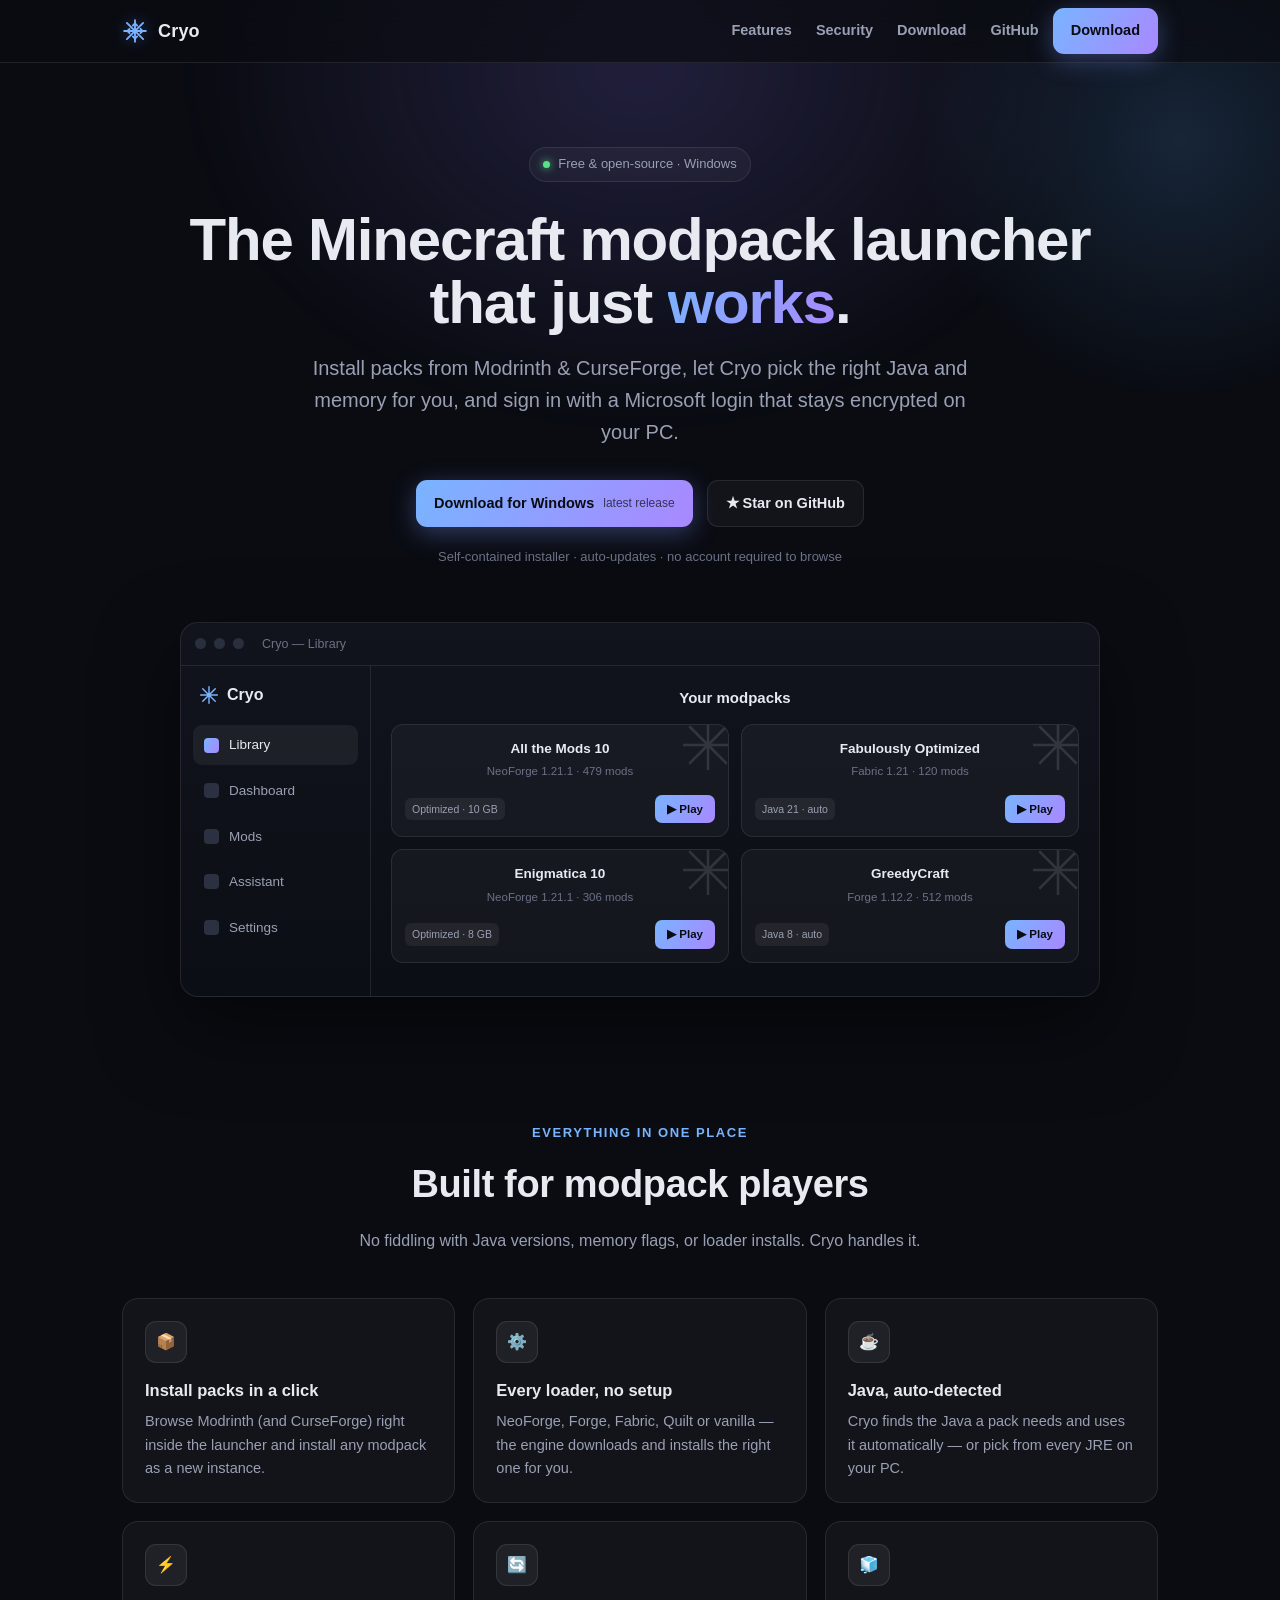
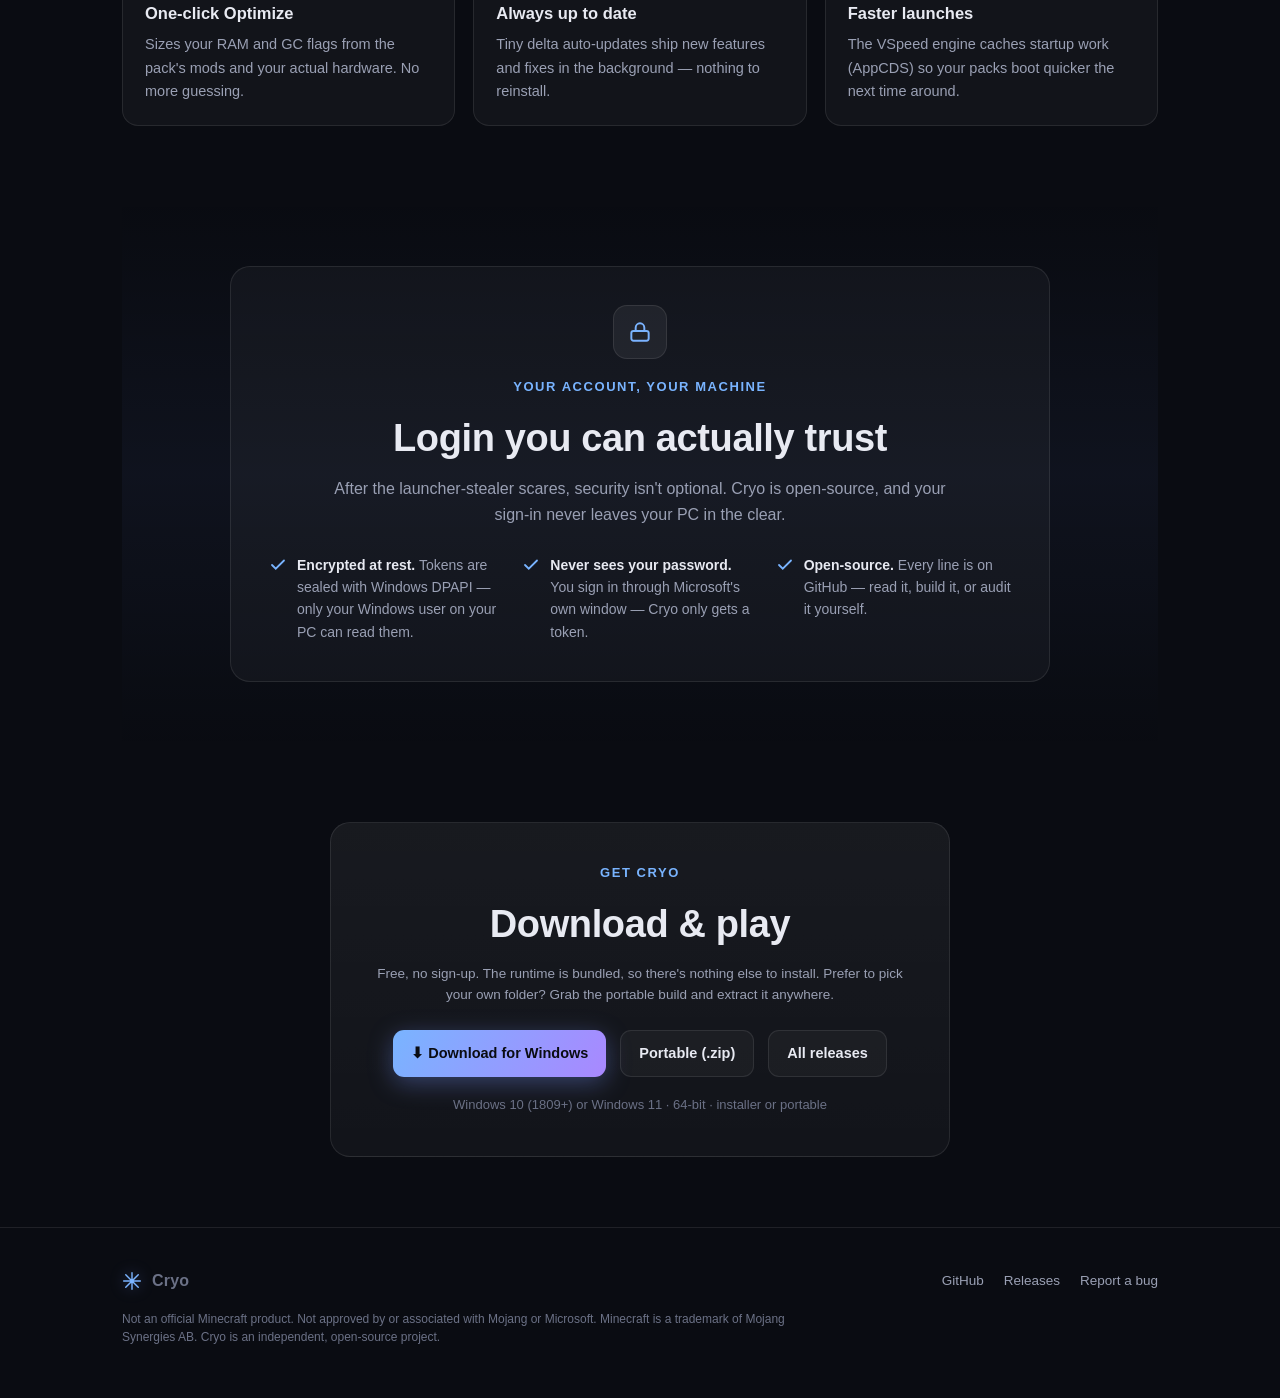
<file: docs/index.html>
<!doctype html>
<html lang="en">
<head>
<meta charset="utf-8">
<meta name="viewport" content="width=device-width, initial-scale=1">
<title>Cryo — a faster, safer Minecraft modpack launcher</title>
<meta name="description" content="Cryo is a free, open-source Windows launcher for Minecraft modpacks. Install packs from Modrinth & CurseForge, auto-detect Java, one-click optimize RAM, and sign in with an encrypted Microsoft login that never sees your password.">
<meta name="theme-color" content="#0a0c12">
<link rel="icon" href="favicon.svg" type="image/svg+xml">

<!-- Social / link preview -->
<meta property="og:type" content="website">
<meta property="og:title" content="Cryo — a faster, safer Minecraft modpack launcher">
<meta property="og:description" content="Free & open-source. Install modpacks from Modrinth & CurseForge, auto-detect Java, one-click optimize, encrypted Microsoft login.">
<meta property="og:image" content="https://xponer.github.io/vspeed-cryoLauncher/og.png">
<meta property="og:image:width" content="1200">
<meta property="og:image:height" content="630">
<meta property="og:url" content="https://xponer.github.io/vspeed-cryoLauncher/">
<meta name="twitter:card" content="summary_large_image">
<meta name="twitter:image" content="https://xponer.github.io/vspeed-cryoLauncher/og.png">

<style>
  :root{
    --bg:#0a0c12; --bg2:#0d1018; --panel:rgba(255,255,255,.035); --panel2:rgba(255,255,255,.06);
    --border:rgba(255,255,255,.09); --text:#e8eaf2; --dim:#9aa0b4; --faint:#6b7186;
    --ice:#79b4ff; --purple:#a988ff; --grad:linear-gradient(120deg,#79b4ff,#a988ff);
    --glow:rgba(120,150,255,.35); --r:16px;
  }
  *{box-sizing:border-box}
  html{scroll-behavior:smooth}
  body{
    margin:0; background:var(--bg); color:var(--text);
    font:16px/1.6 -apple-system,BlinkMacSystemFont,"Segoe UI",Inter,Roboto,Helvetica,Arial,sans-serif;
    -webkit-font-smoothing:antialiased; overflow-x:hidden;
  }
  a{color:inherit;text-decoration:none}
  .wrap{max-width:1080px;margin:0 auto;padding:0 22px}
  .grad-text{background:var(--grad);-webkit-background-clip:text;background-clip:text;color:transparent}

  /* glow */
  .glow{position:fixed;inset:0;z-index:-1;overflow:hidden;pointer-events:none}
  .glow::before{content:"";position:absolute;top:-280px;left:50%;transform:translateX(-50%);
    width:900px;height:700px;border-radius:50%;
    background:radial-gradient(closest-side,rgba(140,120,255,.18),transparent);filter:blur(20px)}
  .glow::after{content:"";position:absolute;top:-120px;right:-160px;width:520px;height:520px;border-radius:50%;
    background:radial-gradient(closest-side,rgba(90,170,255,.16),transparent)}

  /* nav */
  header{position:sticky;top:0;z-index:20;backdrop-filter:blur(12px);
    background:rgba(10,12,18,.7);border-bottom:1px solid var(--border)}
  nav{display:flex;align-items:center;gap:14px;height:62px}
  .brand{display:flex;align-items:center;gap:10px;font-weight:750;font-size:18px;letter-spacing:.2px}
  .brand svg{filter:drop-shadow(0 0 8px var(--glow))}
  nav .spacer{flex:1}
  nav .links{display:flex;gap:24px;color:var(--dim);font-size:14.5px;font-weight:550}
  nav .links a:hover{color:var(--text)}
  .btn{display:inline-flex;align-items:center;gap:9px;padding:11px 18px;border-radius:11px;
    font-weight:650;font-size:14.5px;border:1px solid var(--border);cursor:pointer;transition:.18s;white-space:nowrap}
  .btn.primary{background:var(--grad);color:#0a0c12;border:none;box-shadow:0 6px 24px var(--glow)}
  .btn.primary:hover{transform:translateY(-1px);box-shadow:0 10px 30px var(--glow)}
  .btn.ghost{background:var(--panel)}
  .btn.ghost:hover{background:var(--panel2)}
  @media(max-width:760px){nav .links{display:none}}

  /* hero */
  .hero{padding:84px 0 56px;text-align:center}
  .badge{display:inline-flex;align-items:center;gap:8px;padding:6px 13px;border-radius:999px;
    background:var(--panel);border:1px solid var(--border);font-size:13px;color:var(--dim);margin-bottom:26px}
  .badge .dot{width:7px;height:7px;border-radius:50%;background:#5be08a;box-shadow:0 0 8px #5be08a}
  h1{font-size:clamp(34px,6vw,60px);line-height:1.05;margin:0 0 18px;font-weight:800;letter-spacing:-.02em}
  .sub{font-size:clamp(16px,2.4vw,20px);color:var(--dim);max-width:680px;margin:0 auto 32px}
  .cta{display:flex;gap:14px;justify-content:center;flex-wrap:wrap}
  .cta .os{display:block;font-size:12px;font-weight:500;color:rgba(10,12,18,.7);margin-top:1px}
  .trustline{margin-top:20px;font-size:13px;color:var(--faint)}

  /* app mockup */
  .mock{margin:54px auto 0;max-width:920px;border-radius:18px;border:1px solid var(--border);
    background:linear-gradient(180deg,#11141d,#0c0e15);box-shadow:0 30px 80px rgba(0,0,0,.5);overflow:hidden}
  .mock .bar{display:flex;align-items:center;gap:8px;padding:11px 14px;border-bottom:1px solid var(--border)}
  .mock .bar i{width:11px;height:11px;border-radius:50%;background:#2a2f3e;display:inline-block}
  .mock .bar .t{margin-left:10px;font-size:12.5px;color:var(--faint)}
  .mock .body{display:grid;grid-template-columns:190px 1fr;min-height:330px}
  .mock .side{border-right:1px solid var(--border);padding:16px 12px;display:flex;flex-direction:column;gap:6px}
  .mock .side .logo{display:flex;align-items:center;gap:8px;font-weight:700;margin-bottom:12px;padding:0 6px}
  .mock .side .nav-i{display:flex;align-items:center;gap:10px;padding:9px 11px;border-radius:9px;color:var(--dim);font-size:13.5px}
  .mock .side .nav-i.on{background:var(--panel2);color:var(--text)}
  .mock .side .nav-i .ic{width:15px;height:15px;border-radius:4px;background:#2b3140}
  .mock .side .nav-i.on .ic{background:var(--grad)}
  .mock .main{padding:18px 20px}
  .mock .main h3{margin:2px 0 14px;font-size:15px}
  .grid-cards{display:grid;grid-template-columns:1fr 1fr;gap:12px}
  .card-m{border:1px solid var(--border);border-radius:12px;padding:13px;background:var(--panel);position:relative;overflow:hidden}
  .card-m .flake{position:absolute;right:-10px;top:-10px;opacity:.12}
  .card-m .nm{font-weight:680;font-size:13.5px}
  .card-m .meta{font-size:11.5px;color:var(--faint);margin-top:3px}
  .card-m .row{display:flex;align-items:center;justify-content:space-between;margin-top:14px}
  .pill{font-size:10.5px;color:var(--dim);background:var(--panel2);border-radius:6px;padding:3px 7px}
  .play{font-size:11.5px;font-weight:650;color:#0a0c12;background:var(--grad);border-radius:7px;padding:5px 12px}
  @media(max-width:640px){.mock .body{grid-template-columns:1fr}.mock .side{display:none}.grid-cards{grid-template-columns:1fr}}

  /* sections */
  section{padding:70px 0}
  .eyebrow{text-align:center;color:var(--ice);font-weight:650;font-size:13px;letter-spacing:.12em;text-transform:uppercase;margin-bottom:10px}
  h2{text-align:center;font-size:clamp(26px,4vw,38px);margin:0 0 14px;font-weight:780;letter-spacing:-.01em}
  .lead{text-align:center;color:var(--dim);max-width:620px;margin:0 auto 44px}
  .features{display:grid;grid-template-columns:repeat(3,1fr);gap:18px}
  @media(max-width:860px){.features{grid-template-columns:1fr 1fr}}
  @media(max-width:560px){.features{grid-template-columns:1fr}}
  .feat{padding:22px;border-radius:var(--r);border:1px solid var(--border);background:var(--panel);transition:.18s}
  .feat:hover{background:var(--panel2);transform:translateY(-2px)}
  .feat .ico{width:42px;height:42px;border-radius:11px;display:grid;place-items:center;margin-bottom:14px;
    background:var(--panel2);border:1px solid var(--border)}
  .feat h4{margin:0 0 7px;font-size:16.5px;font-weight:700}
  .feat p{margin:0;color:var(--dim);font-size:14.5px}

  /* trust */
  .trust{background:linear-gradient(180deg,transparent,rgba(120,150,255,.05),transparent)}
  .trust-card{max-width:820px;margin:0 auto;border:1px solid var(--border);border-radius:20px;
    padding:38px;background:var(--panel);text-align:center}
  .trust-card .lock{width:54px;height:54px;border-radius:14px;display:grid;place-items:center;margin:0 auto 18px;
    background:var(--panel2);border:1px solid var(--border)}
  .trust-points{display:grid;grid-template-columns:repeat(3,1fr);gap:18px;margin-top:26px;text-align:left}
  @media(max-width:640px){.trust-points{grid-template-columns:1fr}}
  .tp{display:flex;gap:10px;align-items:flex-start;font-size:14px;color:var(--dim)}
  .tp svg{flex:none;margin-top:2px;color:var(--ice)}

  /* download */
  .dl-card{max-width:620px;margin:0 auto;text-align:center;border:1px solid var(--border);border-radius:20px;
    padding:40px;background:linear-gradient(180deg,var(--panel2),var(--panel))}
  .dl-card .req{margin-top:18px;font-size:13px;color:var(--faint)}
  .dl-sub{margin-top:8px;font-size:13.5px;color:var(--dim)}

  footer{border-top:1px solid var(--border);padding:40px 0;color:var(--faint);font-size:13.5px}
  footer .row{display:flex;flex-wrap:wrap;gap:16px;align-items:center;justify-content:space-between}
  footer a{color:var(--dim)} footer a:hover{color:var(--text)}
  .disc{margin-top:16px;font-size:12px;color:var(--faint);max-width:680px;line-height:1.5}
</style>
</head>
<body>
<div class="glow"></div>

<header>
  <nav class="wrap">
    <a class="brand" href="#top">
      <svg width="26" height="26" viewBox="0 0 24 24" fill="none" stroke="url(#g)" stroke-width="1.7" stroke-linecap="round">
        <defs><linearGradient id="g" x1="0" y1="0" x2="24" y2="24"><stop stop-color="#79b4ff"/><stop offset="1" stop-color="#a988ff"/></linearGradient></defs>
        <path d="M12 2v20M2 12h20M4.5 4.5l15 15M19.5 4.5l-15 15"/>
        <path d="M12 5l-2 2M12 5l2 2M12 19l-2-2M12 19l2-2M5 12l2-2M5 12l2 2M19 12l-2-2M19 12l-2 2"/>
      </svg>
      Cryo
    </a>
    <span class="spacer"></span>
    <div class="links">
      <a href="#features">Features</a>
      <a href="#security">Security</a>
      <a href="#download">Download</a>
      <a href="https://github.com/xponer/vspeed-cryoLauncher" target="_blank" rel="noopener">GitHub</a>
    </div>
    <a class="btn primary" href="https://github.com/xponer/vspeed-cryoLauncher/releases/latest/download/Cryo-win-Setup.exe">Download</a>
  </nav>
</header>

<a id="top"></a>
<main class="wrap">

  <section class="hero">
    <div class="badge"><span class="dot"></span> Free &amp; open-source · Windows</div>
    <h1>The Minecraft modpack launcher<br>that just <span class="grad-text">works</span>.</h1>
    <p class="sub">Install packs from Modrinth &amp; CurseForge, let Cryo pick the right Java and memory for you,
       and sign in with a Microsoft login that stays encrypted on your PC.</p>
    <div class="cta">
      <a class="btn primary" href="https://github.com/xponer/vspeed-cryoLauncher/releases/latest/download/Cryo-win-Setup.exe">
        Download for Windows <span class="os" id="ver">latest release</span>
      </a>
      <a class="btn ghost" href="https://github.com/xponer/vspeed-cryoLauncher" target="_blank" rel="noopener">★ Star on GitHub</a>
    </div>
    <div class="trustline">Self-contained installer · auto-updates · no account required to browse</div>

    <!-- App mockup (stylised, not a screenshot) -->
    <div class="mock" aria-hidden="true">
      <div class="bar"><i></i><i></i><i></i><span class="t">Cryo — Library</span></div>
      <div class="body">
        <div class="side">
          <div class="logo">
            <svg width="20" height="20" viewBox="0 0 24 24" fill="none" stroke="url(#g)" stroke-width="1.7" stroke-linecap="round"><path d="M12 2v20M2 12h20M4.5 4.5l15 15M19.5 4.5l-15 15"/></svg>
            Cryo
          </div>
          <div class="nav-i on"><span class="ic"></span> Library</div>
          <div class="nav-i"><span class="ic"></span> Dashboard</div>
          <div class="nav-i"><span class="ic"></span> Mods</div>
          <div class="nav-i"><span class="ic"></span> Assistant</div>
          <div class="nav-i"><span class="ic"></span> Settings</div>
        </div>
        <div class="main">
          <h3>Your modpacks</h3>
          <div class="grid-cards">
            <div class="card-m">
              <svg class="flake" width="60" height="60" viewBox="0 0 24 24" fill="none" stroke="#fff" stroke-width="1"><path d="M12 2v20M2 12h20M4.5 4.5l15 15M19.5 4.5l-15 15"/></svg>
              <div class="nm">All the Mods 10</div><div class="meta">NeoForge 1.21.1 · 479 mods</div>
              <div class="row"><span class="pill">Optimized · 10 GB</span><span class="play">▶ Play</span></div>
            </div>
            <div class="card-m">
              <svg class="flake" width="60" height="60" viewBox="0 0 24 24" fill="none" stroke="#fff" stroke-width="1"><path d="M12 2v20M2 12h20M4.5 4.5l15 15M19.5 4.5l-15 15"/></svg>
              <div class="nm">Fabulously Optimized</div><div class="meta">Fabric 1.21 · 120 mods</div>
              <div class="row"><span class="pill">Java 21 · auto</span><span class="play">▶ Play</span></div>
            </div>
            <div class="card-m">
              <svg class="flake" width="60" height="60" viewBox="0 0 24 24" fill="none" stroke="#fff" stroke-width="1"><path d="M12 2v20M2 12h20M4.5 4.5l15 15M19.5 4.5l-15 15"/></svg>
              <div class="nm">Enigmatica 10</div><div class="meta">NeoForge 1.21.1 · 306 mods</div>
              <div class="row"><span class="pill">Optimized · 8 GB</span><span class="play">▶ Play</span></div>
            </div>
            <div class="card-m">
              <svg class="flake" width="60" height="60" viewBox="0 0 24 24" fill="none" stroke="#fff" stroke-width="1"><path d="M12 2v20M2 12h20M4.5 4.5l15 15M19.5 4.5l-15 15"/></svg>
              <div class="nm">GreedyCraft</div><div class="meta">Forge 1.12.2 · 512 mods</div>
              <div class="row"><span class="pill">Java 8 · auto</span><span class="play">▶ Play</span></div>
            </div>
          </div>
        </div>
      </div>
    </div>
  </section>

  <section id="features">
    <div class="eyebrow">Everything in one place</div>
    <h2>Built for modpack players</h2>
    <p class="lead">No fiddling with Java versions, memory flags, or loader installs. Cryo handles it.</p>
    <div class="features">
      <div class="feat">
        <div class="ico">📦</div>
        <h4>Install packs in a click</h4>
        <p>Browse Modrinth (and CurseForge) right inside the launcher and install any modpack as a new instance.</p>
      </div>
      <div class="feat">
        <div class="ico">⚙️</div>
        <h4>Every loader, no setup</h4>
        <p>NeoForge, Forge, Fabric, Quilt or vanilla — the engine downloads and installs the right one for you.</p>
      </div>
      <div class="feat">
        <div class="ico">☕</div>
        <h4>Java, auto-detected</h4>
        <p>Cryo finds the Java a pack needs and uses it automatically — or pick from every JRE on your PC.</p>
      </div>
      <div class="feat">
        <div class="ico">⚡</div>
        <h4>One-click Optimize</h4>
        <p>Sizes your RAM and GC flags from the pack's mods and your actual hardware. No more guessing.</p>
      </div>
      <div class="feat">
        <div class="ico">🔄</div>
        <h4>Always up to date</h4>
        <p>Tiny delta auto-updates ship new features and fixes in the background — nothing to reinstall.</p>
      </div>
      <div class="feat">
        <div class="ico">🧊</div>
        <h4>Faster launches</h4>
        <p>The VSpeed engine caches startup work (AppCDS) so your packs boot quicker the next time around.</p>
      </div>
    </div>
  </section>

  <section id="security" class="trust">
    <div class="trust-card">
      <div class="lock">
        <svg width="26" height="26" viewBox="0 0 24 24" fill="none" stroke="url(#g)" stroke-width="1.8" stroke-linecap="round"><rect x="4" y="11" width="16" height="9" rx="2"/><path d="M8 11V8a4 4 0 0 1 8 0v3"/></svg>
      </div>
      <div class="eyebrow">Your account, your machine</div>
      <h2 style="margin-bottom:8px">Login you can actually trust</h2>
      <p class="lead" style="margin-bottom:0">After the launcher-stealer scares, security isn't optional. Cryo is open-source, and your sign-in never leaves your PC in the clear.</p>
      <div class="trust-points">
        <div class="tp"><svg width="18" height="18" viewBox="0 0 24 24" fill="none" stroke="currentColor" stroke-width="2.4" stroke-linecap="round"><path d="M20 6 9 17l-5-5"/></svg><span><b style="color:var(--text)">Encrypted at rest.</b> Tokens are sealed with Windows DPAPI — only your Windows user on your PC can read them.</span></div>
        <div class="tp"><svg width="18" height="18" viewBox="0 0 24 24" fill="none" stroke="currentColor" stroke-width="2.4" stroke-linecap="round"><path d="M20 6 9 17l-5-5"/></svg><span><b style="color:var(--text)">Never sees your password.</b> You sign in through Microsoft's own window — Cryo only gets a token.</span></div>
        <div class="tp"><svg width="18" height="18" viewBox="0 0 24 24" fill="none" stroke="currentColor" stroke-width="2.4" stroke-linecap="round"><path d="M20 6 9 17l-5-5"/></svg><span><b style="color:var(--text)">Open-source.</b> Every line is on GitHub — read it, build it, or audit it yourself.</span></div>
      </div>
    </div>
  </section>

  <section id="download">
    <div class="dl-card">
      <div class="eyebrow">Get Cryo</div>
      <h2 style="margin-bottom:6px">Download &amp; play</h2>
      <p class="dl-sub">Free, no sign-up. The runtime is bundled, so there's nothing else to install. Prefer to pick your own folder? Grab the portable build and extract it anywhere.</p>
      <div class="cta" style="margin-top:24px">
        <a class="btn primary" href="https://github.com/xponer/vspeed-cryoLauncher/releases/latest/download/Cryo-win-Setup.exe">⬇ Download for Windows</a>
        <a class="btn ghost" href="https://github.com/xponer/vspeed-cryoLauncher/releases/latest/download/Cryo-win-Portable.zip">Portable (.zip)</a>
        <a class="btn ghost" href="https://github.com/xponer/vspeed-cryoLauncher/releases" target="_blank" rel="noopener">All releases</a>
      </div>
      <div class="req">Windows 10 (1809+) or Windows 11 · 64-bit · installer or portable</div>
    </div>
  </section>
</main>

<footer>
  <div class="wrap">
    <div class="row">
      <div class="brand" style="font-size:16px">
        <svg width="20" height="20" viewBox="0 0 24 24" fill="none" stroke="url(#g)" stroke-width="1.7" stroke-linecap="round"><path d="M12 2v20M2 12h20M4.5 4.5l15 15M19.5 4.5l-15 15"/></svg>
        Cryo
      </div>
      <div style="display:flex;gap:20px">
        <a href="https://github.com/xponer/vspeed-cryoLauncher" target="_blank" rel="noopener">GitHub</a>
        <a href="https://github.com/xponer/vspeed-cryoLauncher/releases" target="_blank" rel="noopener">Releases</a>
        <a href="https://github.com/xponer/vspeed-cryoLauncher/issues" target="_blank" rel="noopener">Report a bug</a>
      </div>
    </div>
    <p class="disc">Not an official Minecraft product. Not approved by or associated with Mojang or Microsoft.
       Minecraft is a trademark of Mojang Synergies AB. Cryo is an independent, open-source project.</p>
  </div>
</footer>

<script>
  // Best-effort: show the latest version on the hero button. Fails silently.
  fetch('https://api.github.com/repos/xponer/vspeed-cryoLauncher/releases/latest')
    .then(r => r.ok ? r.json() : null)
    .then(d => { if (d && d.tag_name) document.getElementById('ver').textContent = d.tag_name + ' · free'; })
    .catch(() => {});
</script>
</body>
</html>
</file>
